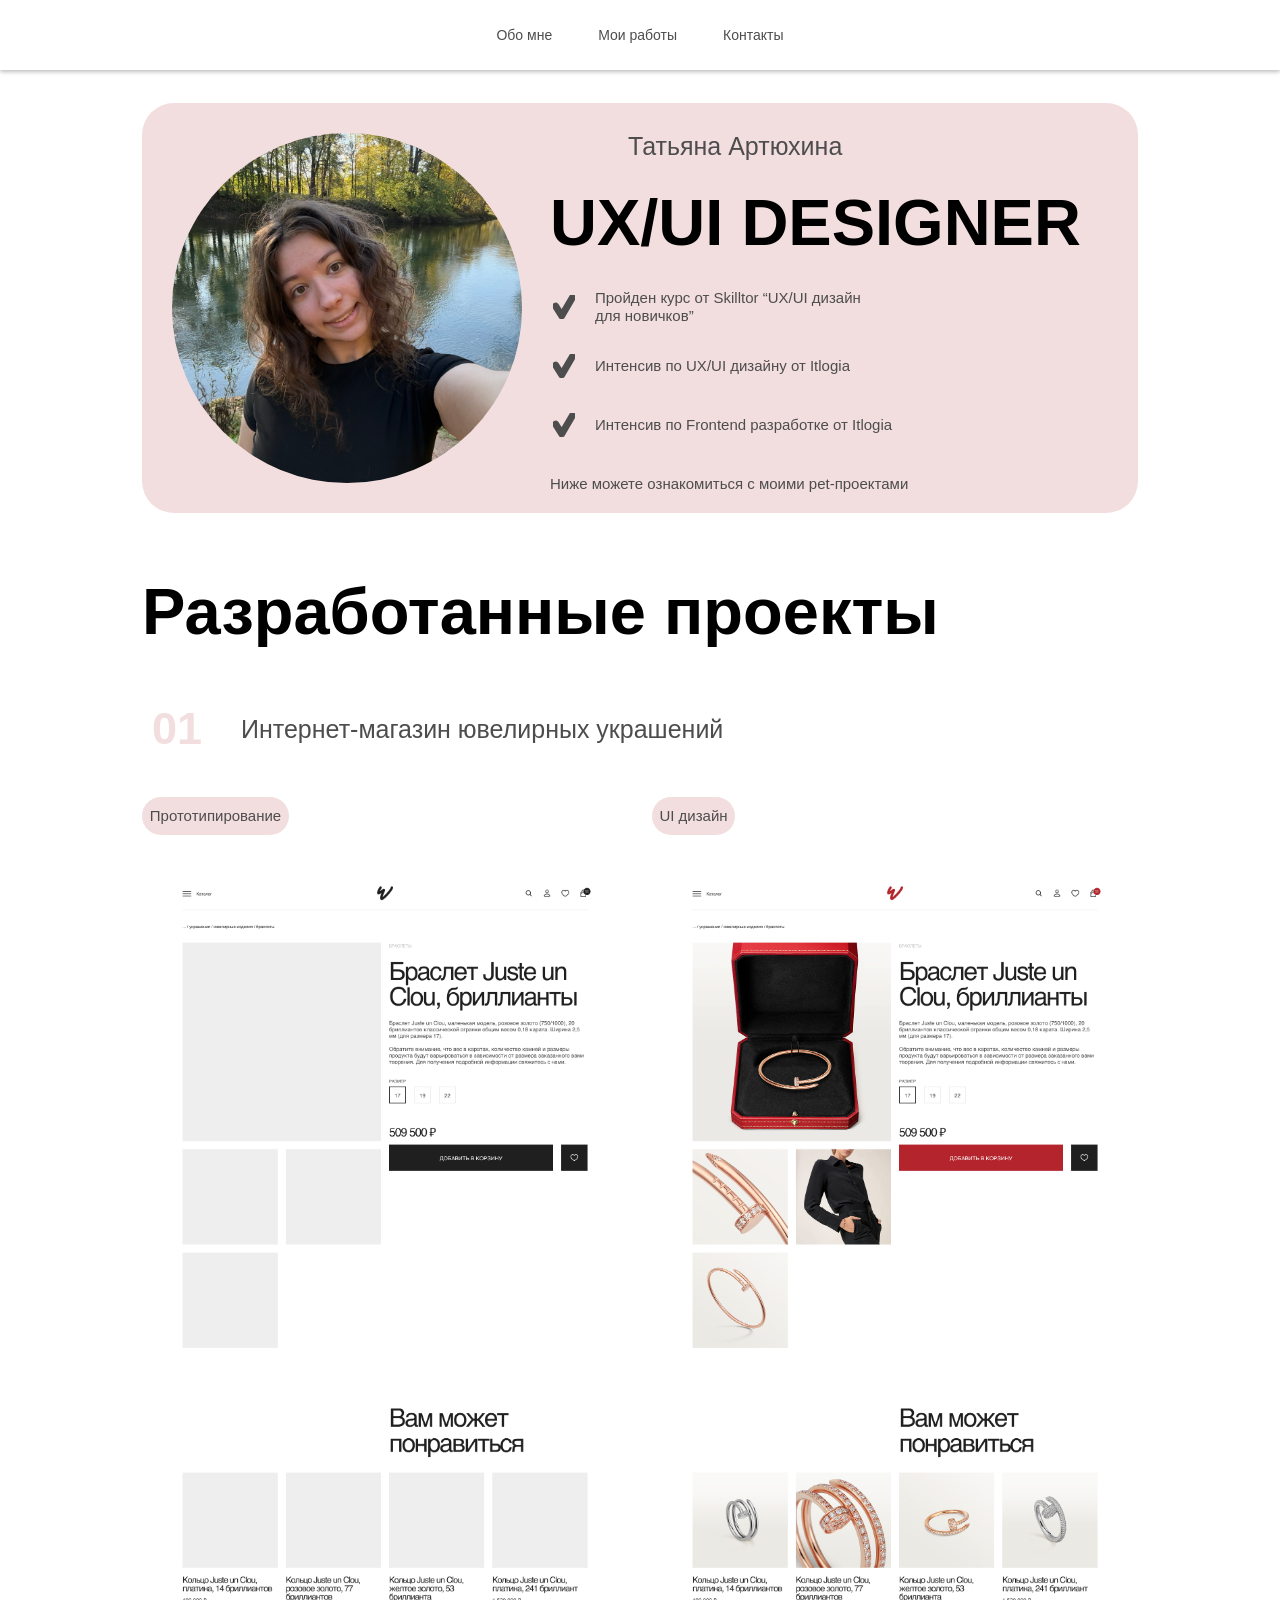
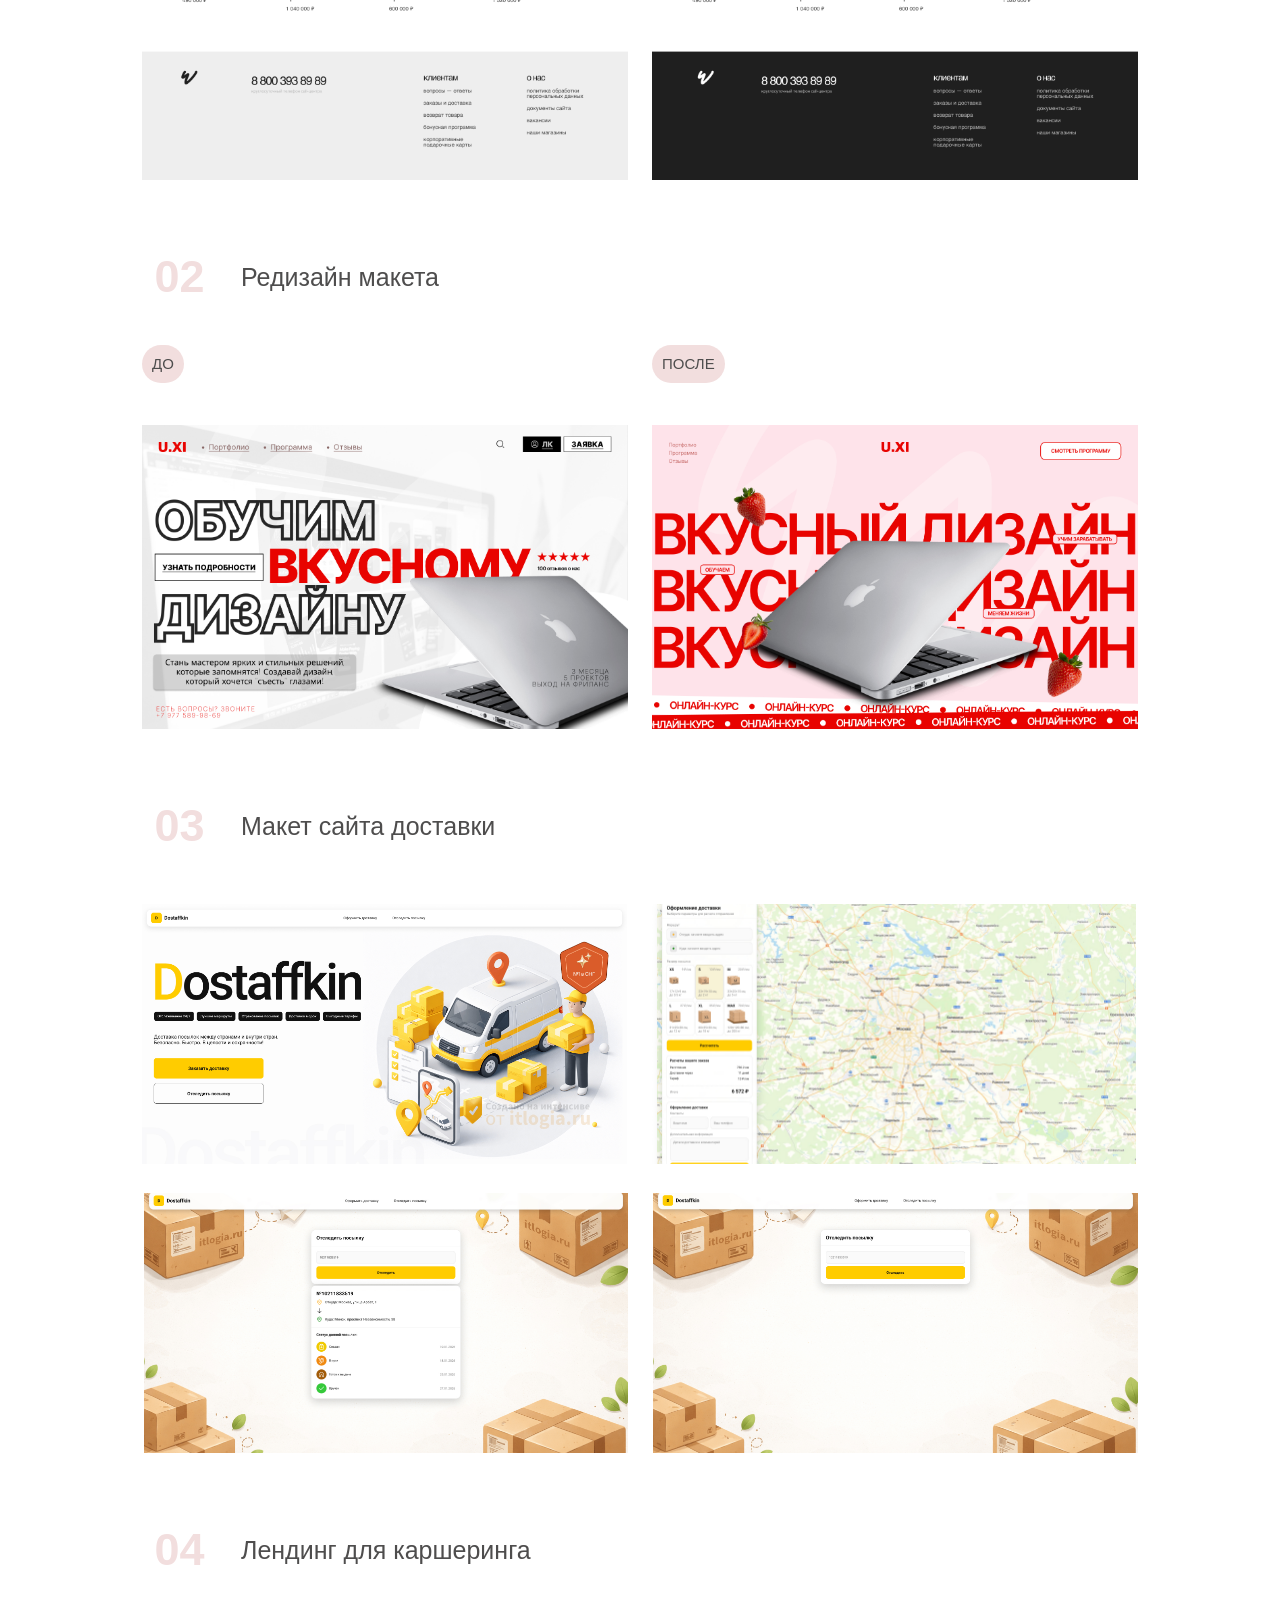
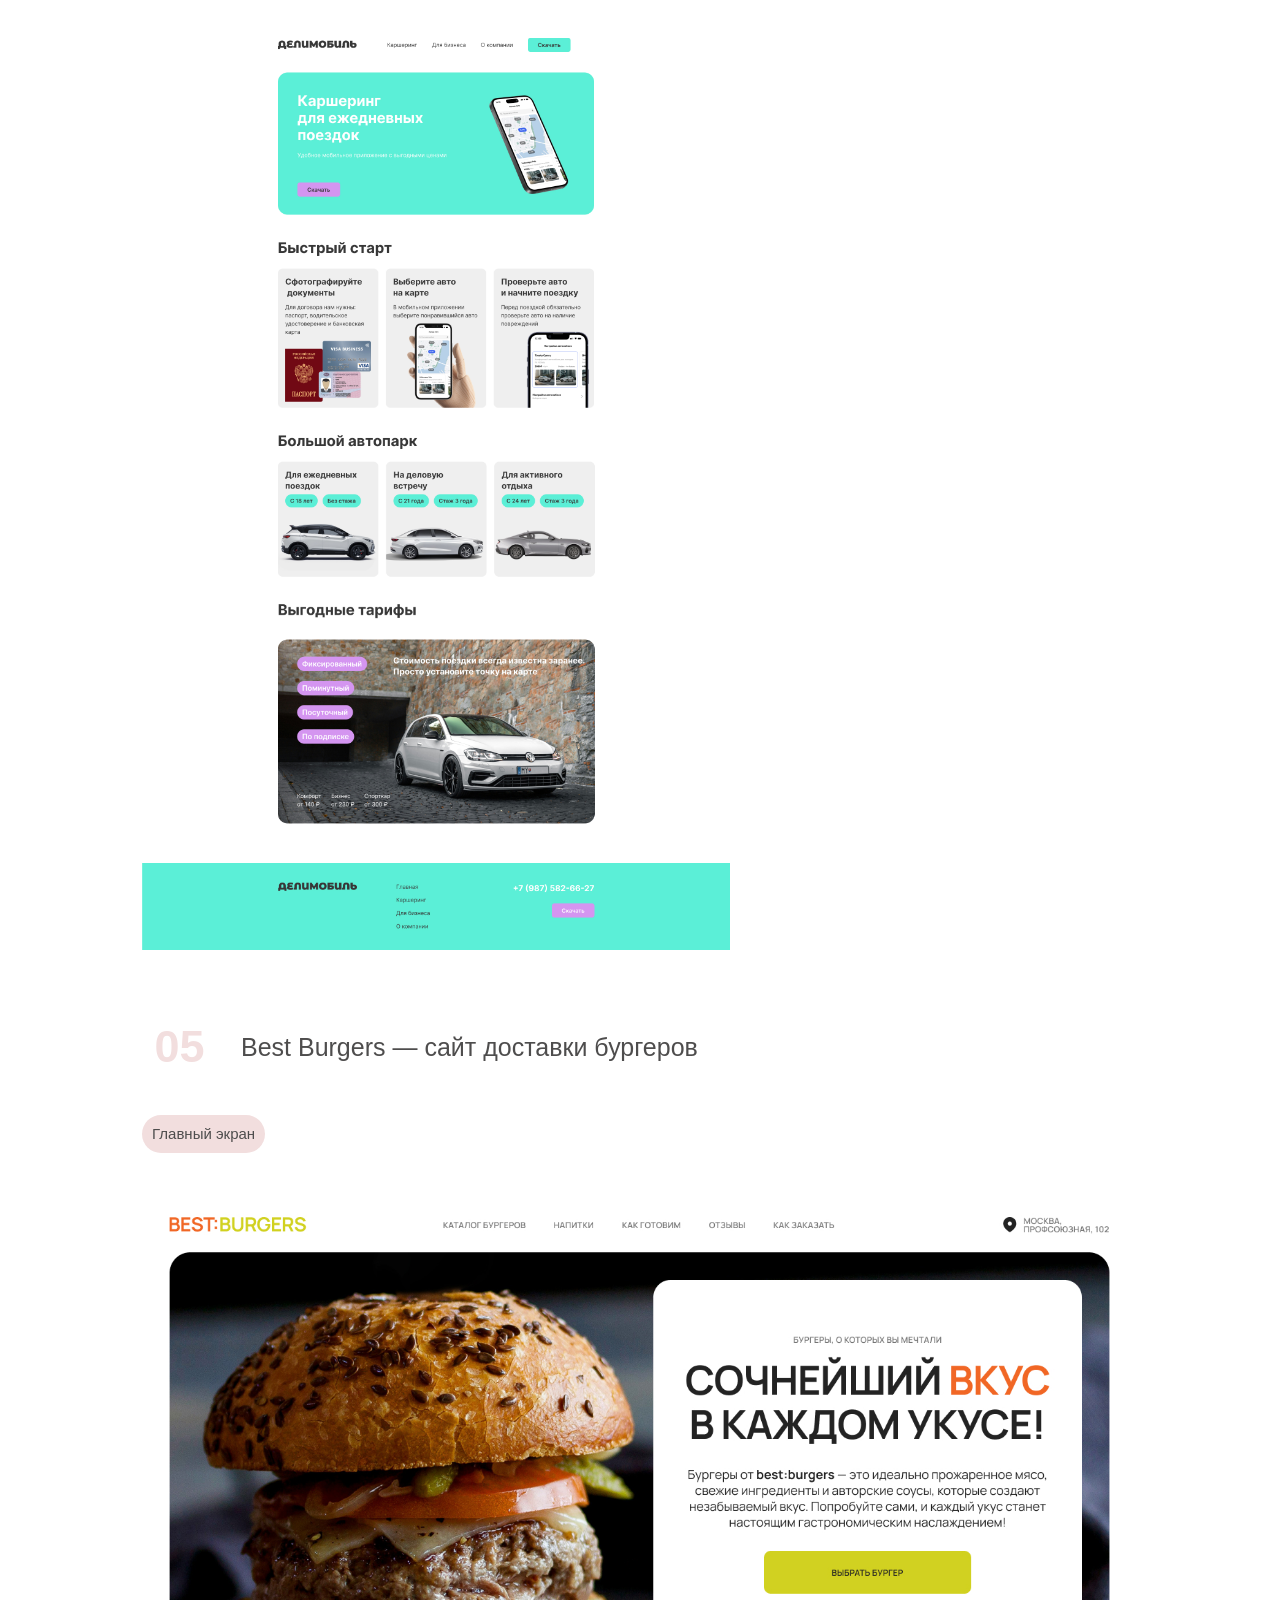
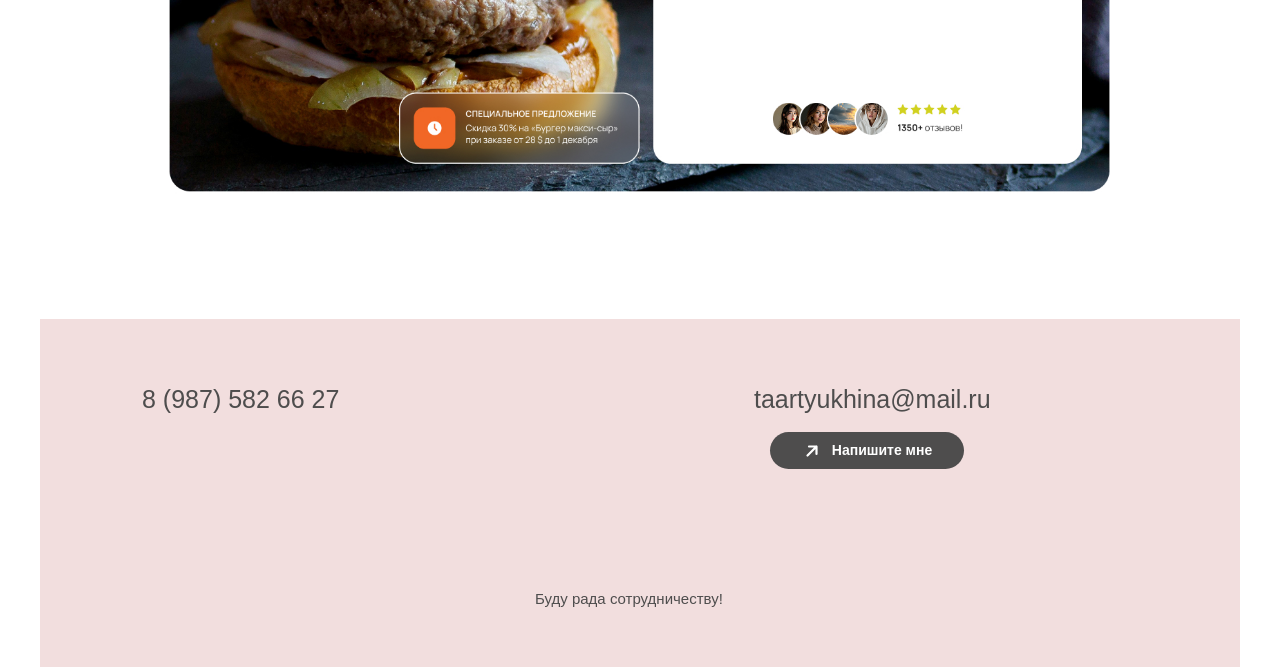
<file: index.html>
<!DOCTYPE html>
<html lang="ru">
<head>
  <meta charset="utf-8">
  <meta name="viewport" content="width=device-width, initial-scale=1.0">
  <meta name="format-detection" content="telephone=no">
  <title>портфолио UX/UI</title>
  <meta property="og:title" content="портфолио UX/UI">
  <meta property="og:type" content="website">

  <!-- Основные стили (экран 1200px и шире) -->
  <link rel="stylesheet" href="./styles/index.css">
  <!-- Мобильная версия (до 1199px, рассчитана на 360px) -->
  <link rel="stylesheet" href="./styles/index_adaptive.css" media="screen and (max-width: 500px)">
</head>
<body>
  <header class="header">
  <nav class="header__nav">
    <a class="header__link" href="#top">Обо мне</a>
    <a class="header__link" href="#projects">Мои работы</a>
    <a class="header__link" href="#contacts">Контакты</a>
  </nav>
</header>
  <div class="page">
    <div class="canvas">

      <!-- ===== Главный экран ===== -->
       <body id="top"></body>
      <header class="hero">
        <div class="hero__photo ph" id="img-hero" role="img" aria-label=""></div>
        <p class="hero__name">Татьяна Артюхина</p>
        <h1 class="hero__title">UX/UI DESIGNER</h1>
        <p class="hero__subtitle">Ниже можете ознакомиться с моими pet-проектами</p>
        <ul class="hero__list">
          <li class="hero__item">
            <span class="hero__icon"><svg xmlns="http://www.w3.org/2000/svg" viewBox="0 0 22 24" fill="none" role="img" aria-label=""><path d="M2.6555441379310345 11.22356551724138L8.767227586206896 20.862524137931032L19.345206896551723 2.655612413793103" stroke="#4E4D4D" stroke-width="7" stroke-linecap="round" stroke-linejoin="round"></path></svg></span>
            <span class="hero__text">Пройден курс от Skilltor “UX/UI дизайн <br class="hero__br">для новичков”</span>
          </li>
          <li class="hero__item">
            <span class="hero__icon"><svg xmlns="http://www.w3.org/2000/svg" viewBox="0 0 22 24" fill="none" role="img" aria-label=""><path d="M2.6555441379310345 11.22356551724138L8.767227586206896 20.862524137931032L19.345206896551723 2.655612413793103" stroke="#4E4D4D" stroke-width="7" stroke-linecap="round" stroke-linejoin="round"></path></svg></span>
            <span class="hero__text">Интенсив по UX/UI дизайну от Itlogia</span>
          </li>
          <li class="hero__item">
            <span class="hero__icon"><svg xmlns="http://www.w3.org/2000/svg" viewBox="0 0 22 24" fill="none" role="img" aria-label=""><path d="M2.6555441379310345 11.22356551724138L8.767227586206896 20.862524137931032L19.345206896551723 2.655612413793103" stroke="#4E4D4D" stroke-width="7" stroke-linecap="round" stroke-linejoin="round"></path></svg></span>
            <span class="hero__text">Интенсив по Frontend разработке от Itlogia</span>
          </li>
        </ul>
      </header>

      <!-- ===== Проекты ===== -->
        <main class="projects">
        <h2 class="projects__title" id="projects">Разработанные проекты</h2>

        <!-- 01 -->
        <section class="project project--1">
          <div class="project__head">
            <div class="project__num"><span>01</span></div>
            <h3 class="project__name">Интернет-магазин ювелирных украшений</h3>
          </div>
          <div class="chip chip--l"><span>Прототипирование</span></div>
          <div class="chip chip--r"><span>UI дизайн</span></div>
          <div class="img img--l ph" id="img-1-1" role="img" aria-label=""></div>
          <div class="img img--r ph" id="img-1-2" role="img" aria-label=""></div>
        </section>

        <!-- 02 -->
        <section class="project project--2">
          <div class="project__head">
            <div class="project__num"><span>02</span></div>
            <h3 class="project__name">Редизайн макета</h3>
          </div>
          <div class="chip chip--l"><span>ДО</span></div>
          <div class="chip chip--r"><span>ПОСЛЕ</span></div>
          <div class="img img--l ph" id="img-2-1" role="img" aria-label=""></div>
          <div class="img img--r ph" id="img-2-2" role="img" aria-label=""></div>
        </section>

        <!-- 03 -->
        <section class="project project--3">
          <div class="project__head">
            <div class="project__num"><span>03</span></div>
            <h3 class="project__name">Макет сайта доставки</h3>
          </div>
          <div class="img img--1 ph" id="img-3-1" role="img" aria-label=""></div>
          <div class="img img--2 ph" id="img-3-2" role="img" aria-label=""></div>
          <div class="img img--3 ph" id="img-3-3" role="img" aria-label=""></div>
          <div class="img img--4 ph" id="img-3-4" role="img" aria-label=""></div>
        </section>

        <!-- 04 -->
        <section class="project project--4">
          <div class="project__head">
            <div class="project__num"><span>04</span></div>
            <h3 class="project__name">Лендинг для каршеринга</h3>
          </div>
          <div class="img ph" id="img-4-1" role="img" aria-label=""></div>
        </section>

        <!-- 05 -->
        <section class="project project--5">
          <div class="project__head">
            <div class="project__num"><span>05</span></div>
            <h3 class="project__name">Best Burgers — сайт доставки бургеров </h3>
          </div>
          <div class="chip chip--l"><span>Главный экран</span></div>
          <div class="img ph" id="img-5-1" role="img" aria-label=""></div>
        </section>
      </main>

      <!-- ===== Контакты ===== -->
      <footer class="footer" id="contacts">
        <p class="footer__phone">8 (987) 582 66 27</p>
        <p class="footer__email">taartyukhina@mail.ru</p>
        <p class="footer__note">Буду рада сотрудничеству!</p>
        <a class="btn" href="mailto:taartyukhina@mail.ru" class="email-button">
          <span class="btn__content">
            <span class="btn__icon"></span>
            <span class="btn__text">Напишите мне</span>
          </span>
        </a>
      </footer>

    </div>
  </div>
</body>
</html>
</file>
<file: styles/index.css>
@font-face {
  font-family: 'TildaSans';
  font-style: normal;
  font-weight: 250 1000;
  src: url('https://static.tildacdn.com/fonts/tildasans/TildaSans-VF.woff2') format('woff2-variations'),
       url('https://static.tildacdn.com/fonts/tildasans/TildaSans-VF.woff') format('woff-variations');     
}
@font-face {
  font-family: 'TildaSans';
  font-style: normal;
  font-weight: 300;
  src: url('https://static.tildacdn.com/fonts/tildasans/TildaSans-Light.eot');
  src: url('https://static.tildacdn.com/fonts/tildasans/TildaSans-Light.eot?#iefix') format('embedded-opentype'),
       url('https://static.tildacdn.com/fonts/tildasans/TildaSans-VF.woff2') format('woff2-variations'),
       url('https://static.tildacdn.com/fonts/tildasans/TildaSans-VF.woff') format('woff-variations'),
       url('https://static.tildacdn.com/fonts/tildasans/TildaSans-Light.woff2') format('woff2'),
       url('https://static.tildacdn.com/fonts/tildasans/TildaSans-Light.woff') format('woff');
}
@font-face {
  font-family: 'TildaSans';
  font-style: normal;
  font-weight: 400;
  src: url('https://static.tildacdn.com/fonts/tildasans/TildaSans-Regular.eot');
  src: url('https://static.tildacdn.com/fonts/tildasans/TildaSans-Regular.eot?#iefix') format('embedded-opentype'),
       url('https://static.tildacdn.com/fonts/tildasans/TildaSans-VF.woff2') format('woff2-variations'),
       url('https://static.tildacdn.com/fonts/tildasans/TildaSans-VF.woff') format('woff-variations'),  
       url('https://static.tildacdn.com/fonts/tildasans/TildaSans-Regular.woff2') format('woff2'),
       url('https://static.tildacdn.com/fonts/tildasans/TildaSans-Regular.woff') format('woff');
}
@font-face {
  font-family: 'TildaSans';
  font-style: normal;
  font-weight: 500;
  src: url('https://static.tildacdn.com/fonts/tildasans/TildaSans-Medium.eot');
  src: url('https://static.tildacdn.com/fonts/tildasans/TildaSans-Medium.eot?#iefix') format('embedded-opentype'),
       url('https://static.tildacdn.com/fonts/tildasans/TildaSans-VF.woff2') format('woff2-variations'),
       url('https://static.tildacdn.com/fonts/tildasans/TildaSans-VF.woff') format('woff-variations'),  
       url('https://static.tildacdn.com/fonts/tildasans/TildaSans-Medium.woff2') format('woff2'),
       url('https://static.tildacdn.com/fonts/tildasans/TildaSans-Medium.woff') format('woff');
}
@font-face {
  font-family: 'TildaSans';
  font-style: normal;
  font-weight: 600;
  src: url('https://static.tildacdn.com/fonts/tildasans/TildaSans-Semibold.eot');
  src: url('https://static.tildacdn.com/fonts/tildasans/TildaSans-Semibold.eot?#iefix') format('embedded-opentype'),
       url('https://static.tildacdn.com/fonts/tildasans/TildaSans-VF.woff2') format('woff2-variations'),
       url('https://static.tildacdn.com/fonts/tildasans/TildaSans-VF.woff') format('woff-variations'),  
       url('https://static.tildacdn.com/fonts/tildasans/TildaSans-Semibold.woff2') format('woff2'),
       url('https://static.tildacdn.com/fonts/tildasans/TildaSans-Semibold.woff') format('woff');
}
@font-face {
  font-family: 'TildaSans';
  font-style: normal;
  font-weight: 700;
  src: url('https://static.tildacdn.com/fonts/tildasans/TildaSans-Bold.eot');
  src: url('https://static.tildacdn.com/fonts/tildasans/TildaSans-Bold.eot?#iefix') format('embedded-opentype'),
       url('https://static.tildacdn.com/fonts/tildasans/TildaSans-VF.woff2') format('woff2-variations'),
       url('https://static.tildacdn.com/fonts/tildasans/TildaSans-VF.woff') format('woff-variations'),  
       url('https://static.tildacdn.com/fonts/tildasans/TildaSans-Bold.woff2') format('woff2'),
       url('https://static.tildacdn.com/fonts/tildasans/TildaSans-Bold.woff') format('woff');
}
@font-face {
  font-family: 'TildaSans';
  font-style: normal;
  font-weight: 800;
  src: url('https://static.tildacdn.com/fonts/tildasans/TildaSans-Extrabold.eot');
  src: url('https://static.tildacdn.com/fonts/tildasans/TildaSans-Extrabold.eot?#iefix') format('embedded-opentype'),
       url('https://static.tildacdn.com/fonts/tildasans/TildaSans-VF.woff2') format('woff2-variations'),
       url('https://static.tildacdn.com/fonts/tildasans/TildaSans-VF.woff') format('woff-variations'),  
       url('https://static.tildacdn.com/fonts/tildasans/TildaSans-Extrabold.woff2') format('woff2'),
       url('https://static.tildacdn.com/fonts/tildasans/TildaSans-Extrabold.woff') format('woff');
}
@font-face {
  font-family: 'TildaSans';
  font-style: normal;
  font-weight: 900;
  src: url('https://static.tildacdn.com/fonts/tildasans/TildaSans-Black.eot');
  src: url('https://static.tildacdn.com/fonts/tildasans/TildaSans-Black.eot?#iefix') format('embedded-opentype'),
       url('https://static.tildacdn.com/fonts/tildasans/TildaSans-VF.woff2') format('woff2-variations'),
       url('https://static.tildacdn.com/fonts/tildasans/TildaSans-VF.woff') format('woff-variations'),  
       url('https://static.tildacdn.com/fonts/tildasans/TildaSans-Black.woff2') format('woff2'),
       url('https://static.tildacdn.com/fonts/tildasans/TildaSans-Black.woff') format('woff');
}

/* =====================================================================
   БАЗА
   ===================================================================== */
:root { --t-text-font: 'TildaSans', Arial, sans-serif; }

*, *::before, *::after { box-sizing: border-box; }

html, body { margin: 0; padding: 0; }
body {
  background: #ffffff;
  font-family: var(--t-text-font);
  -webkit-font-smoothing: antialiased;
  -webkit-text-size-adjust: 100%;
}
h1, h2, h3, p, ul { margin: 0; padding: 0; font-weight: inherit; font-size: inherit; }
ul { list-style: none; }

/* =====================================================================
   КАРТИНКИ-ЗАГЛУШКИ
   Чтобы вставить изображение, раскомментируйте нужную строку ниже
   и замените ССЫЛКА на адрес картинки.
   ===================================================================== */
.ph {
  background-color: #d9d9d9;
  background-position: center center;
  background-size: cover;
  background-repeat: no-repeat;
}
#img-hero { background-image: url("../images/фото3.jpg"); }  /*фото в круге на главном экране (350×350)*/
#img-1-1  { background-image: url("../images/E-commerce_prototype.jpg"); }  /*01, слева (486×903)*/ 
#img-1-2  { background-image: url("../images/E-commerce.jpg"); }  /*01, справа  (486×903) */
#img-2-1  { background-image: url("../images/макет_до.jpg"); }  /*02 ДО       (486×304)*/ 
#img-2-2  { background-image: url("../images/редизайн.jpg"); }  /*02 ПОСЛЕ    (486×304)*/ 
#img-3-1  { background-image: url("../images/1.jpg"); }  /*03, верх слева   (485×260)*/ 
#img-3-2  { background-image: url("../images/2.jpg"); }  /*03, верх справа  (484×260)*/ 
#img-3-3  { background-image: url("../images/3.jpg"); }  /*03, низ справа   (485×260) */
#img-3-4  { background-image: url("../images/4.jpg"); }  /*03, низ слева    (484×260) */
#img-4-1  { background-image: url("../images/landing_делимобиль.jpg"); } /* 04              (588×922) */
#img-5-1  { background-image: url("../images/макет.jpg"); }  /*05              (995×622) */

/* =====================================================================
   ХОЛСТ 1200px
   ===================================================================== */
.page {
  position: relative;
  width: 100%;
  height: 5467px;
  overflow: hidden;
  background-color: #ffffff;
}
.canvas {
  position: absolute;
  top: 0;
  left: calc(50% - 600px);
  width: 1200px;
  height: 5467px;
  background-color: #ffffff;
}

/* =====================================================================
   ГЛАВНЫЙ ЭКРАН
   ===================================================================== */
.hero {
  position: absolute;
  top: 103px;
  left: 102px;
  width: 996px;
  height: 410px;
  border-radius: 32px;
  background-color: #f2dede;
}
.hero__photo {
  position: absolute;
  top: 30px;
  left: 30px;
  width: 350px;
  height: 350px;
  border-radius: 3000px;
}
.hero__title {
  position: absolute;
  top: 81px;
  left: 408px;
  font-size: 65px;
  line-height: 78px;
  font-weight: 600;
  color: #000000;
  white-space: nowrap;
}
.hero__name {
  position: absolute;
  top: 28px;
  left: 486px;
  font-size: 25px;
  line-height: 30px;
  font-weight: 500;
  color: #4e4d4d;
  white-space: nowrap;
}
.hero__subtitle {
  position: absolute;
  top: 372px;
  left: 408px;
  font-size: 15px;
  line-height: 18px;
  font-weight: 400;
  color: #4e4d4d;
  white-space: nowrap;
}
.hero__list {
  position: absolute;
  top: 182px;
  left: 401px;
  width: 108px;
  height: 160px;
  display: flex;
  flex-direction: column;
  align-items: flex-start;
  row-gap: 15px;
}
.hero__item {
  display: flex;
  flex-direction: row;
  align-items: center;
  column-gap: 10px;
  width: 100%;
  flex-shrink: 0;
}
.hero__icon {
  display: flex;
  align-items: center;
  justify-content: center;
  padding: 10px;
  flex-shrink: 0;
}
.hero__icon svg { display: block; width: 22px; height: auto; }
.hero__text {
  display: block;
  width: 638px;
  flex-shrink: 0;
  font-size: 15px;
  line-height: 18px;
  font-weight: 400;
  color: #4e4d4d;
}

/* =====================================================================
   ПРОЕКТЫ
   ===================================================================== */
.projects__title {
  position: absolute;
  top: 573px;
  left: 102px;
  font-size: 65px;
  line-height: 78px;
  font-weight: 600;
  color: #000000;
  white-space: nowrap;
}

.project {
  position: absolute;
  left: 102px;
  width: 996px;
}
.project--1 { top: 692px;  height: 1088px; }
.project--2 { top: 1840px; height: 489px; }
.project--3 { top: 2389px; height: 664px; }
.project--4 { top: 3113px; width: 588px; height: 1037px; }
.project--5 { top: 4210px; width: 995px; height: 809px; }

/* номер + название */
.project__head {
  position: absolute;
  top: 0;
  left: 0;
  height: 74px;
  display: flex;
  flex-direction: row;
  align-items: center;
  justify-content: flex-start;
  column-gap: 24px;
}
.project__num {
  width: 75px;
  display: flex;
  flex-direction: column;
  align-items: center;
  justify-content: center;
  padding: 10px;
  flex-shrink: 0;
}
.project__num span {
  display: block;
  flex-shrink: 0;
  font-size: 45px;
  line-height: 54px;
  font-weight: 700;
  color: #f2dede;
  white-space: nowrap;
}
.project--1 .project__num span { width: 100%; }
.project__name {
  flex-shrink: 0;
  font-size: 25px;
  line-height: 30px;
  font-weight: 500;
  color: #4e4d4d;
  white-space: nowrap;
}

/* плашки-подписи */
.chip {
  position: absolute;
  top: 105px;
  width: max-content;
  height: 38px;
  padding: 10px;
  display: flex;
  flex-direction: row;
  align-items: center;
  justify-content: center;
  column-gap: 10px;
  border-radius: 100px;
  background-color: #f2dede;
}
.chip span {
  display: block;
  font-size: 15px;
  line-height: 18px;
  font-weight: 400;
  color: #4e4d4d;
  white-space: nowrap;
}
.chip--l { left: 0; }
.chip--r { left: 510px; }
.project--1 .chip--l { width: 147px; }
.project--1 .chip--r { width: 83px; }


/* изображения */
.img { position: absolute; border-radius: 0; }

/* 01 */
.project--1 .img--l { top: 185px; left: 0;     width: 486px; height: 903px; }
.project--1 .img--r { top: 185px; left: 510px; width: 486px; height: 903px; }
/* 02 */
.project--2 .img--l { top: 185px; left: 0;     width: 486px; height: 304px; }
.project--2 .img--r { top: 185px; left: 510px; width: 486px; height: 304px; }
/* 03 */
.project--3 .img--1 { top: 115px; left: 0;     width: 485px; height: 260px; }
.project--3 .img--2 { top: 115px; left: 510px; width: 484px; height: 260px; }
.project--3 .img--3 { top: 404px; left: 511px; width: 485px; height: 260px; }
.project--3 .img--4 { top: 404px; left: 2px;   width: 484px; height: 260px; }
/* 04 */
.project--4 .img { top: 115px; left: 0; width: 588px; height: 922px; }
/* 05 */
.project--5 .img { top: 187px; left: 0; width: 995px; height: 622px; }

/* =====================================================================
   КОНТАКТЫ
   ===================================================================== */
.footer {
  position: absolute;
  top: 5119px;
  left: 0;
  width: 100%;
  height: 348px;
  background-color: #f2dede;
}
.footer__phone,
.footer__email {
  position: absolute;
  top: 65px;
  font-size: 25px;
  line-height: 30px;
  font-weight: 500;
  color: #4e4d4d;
  white-space: nowrap;
}
.footer__phone { left: 102px; }
.footer__email { left: 714px; }
.footer__note {
  position: absolute;
  top: 271px;
  left: 495px;
  font-size: 15px;
  line-height: 18px;
  font-weight: 400;
  color: #4e4d4d;
  white-space: nowrap;
}

/* кнопка «Напишите мне» */
.btn {
  position: absolute;
  top: 113px;
  left: 730px;
  width: 194px;
  height: 37px;
  display: flex;
  align-items: center;
  justify-content: center;
  overflow: hidden;
  border-radius: 30px;
  background-color: #4e4d4d;
  color: #ffffff;
  font-size: 14px;
  line-height: 1.55;
  font-weight: 600;
  text-align: center;
  text-decoration: none;
}
.btn__content {
  display: flex;
  flex-direction: row;
  align-items: center;
  justify-content: center;
  column-gap: 10px;
  min-width: 0;
}
.btn__icon {
  order: -1;
  position: relative;
  flex: 0 0 auto;
  width: 20px;
  height: 20px;
  color: #ffffff;
}
.btn__icon::before {
  content: '';
  position: absolute;
  inset: 0;
  background-color: currentColor;
  -webkit-mask: url("data:image/svg+xml,%3Csvg xmlns='http://www.w3.org/2000/svg' viewBox='0 0 20 20' fill='none'%3E%3Cpath d='M5.5 14.5L14.5 5.5M7 5.5H14.5V13' stroke='black' stroke-width='2.2' stroke-linecap='round' stroke-linejoin='round'/%3E%3C/svg%3E") center / contain no-repeat;
          mask: url("data:image/svg+xml,%3Csvg xmlns='http://www.w3.org/2000/svg' viewBox='0 0 20 20' fill='none'%3E%3Cpath d='M5.5 14.5L14.5 5.5M7 5.5H14.5V13' stroke='black' stroke-width='2.2' stroke-linecap='round' stroke-linejoin='round'/%3E%3C/svg%3E") center / contain no-repeat;
}
.btn__text {
  flex: 1 1 0;
  color: #ffffff;
  white-space: nowrap;
}

/* ===== Плавная прокрутка ===== */
html { scroll-behavior: smooth; }

/* ===== Хедер ===== */
.header {
  position: fixed;
  top: 0;
  left: 0;
  width: 100%;
  height: 70px;
  z-index: 100;
  display: flex;
  align-items: center;
  justify-content: center;
  background-color: #ffffff;
  box-shadow: 0 2px 4px rgba(0, 0, 0, 0.25);
}
.header__nav {
  display: flex;
  align-items: center;
  column-gap: 46px;
}
.header__link {
  font-size: 14px;
  line-height: 17px;
  font-weight: 400;
  color: #4e4d4d;
  text-decoration: none;
  transition: color 0.2s ease-in-out;
}
.header__link:hover { color: #000000; }

/* чтобы заголовок раздела не прятался под хедером */
#projects,
#contacts { scroll-margin-top: 100px; }
</file>
<file: styles/index_adaptive.css>
/* =====================================================================
   МОБИЛЬНАЯ ВЕРСИЯ (экран 360px)
   Подключается в index.html только для экранов до 1199px.
   Цвета, шрифты, начертания, скругления и пропорции картинок —
   те же, что в десктопной версии. Меняется только раскладка:
   всё выстраивается в одну колонку.
   ===================================================================== */

/* ---------- холст ---------- */
.page {
  height: auto;
  overflow: hidden;
}
.canvas {
  position: static;
  width: auto;
  max-width: 640px;
  height: auto;
  margin: 0 auto;
  padding: 30px 20px 0;
}

/* ---------- главный экран ---------- */
.hero {
  position: relative;
  top: auto;
  left: auto;
  width: auto;
  height: auto;
  display: flex;
  flex-direction: column;
  align-items: stretch;
  padding: 20px 20px 28px;
  border-radius: 32px;
}
.hero__photo {
  position: relative;
  top: auto;
  left: auto;
  order: 0;
  align-self: center;
  width: 240px;
  height: 240px;
  max-width: 100%;
}
.hero__name {
  position: static;
  order: 1;
  margin-top: 24px;
  font-size: 18px;
  line-height: 22px;
  white-space: normal;
}
.hero__title {
  position: static;
  order: 2;
  margin-top: 6px;
  font-size: 28px;
  line-height: 34px;
  white-space: normal;
}
.hero__list {
  position: static;
  order: 3;
  width: 100%;
  height: auto;
  margin-top: 18px;
  row-gap: 0;
}
.hero__item {
  align-items: flex-start;
}
.hero__icon {
  padding: 10px 10px 10px 0;
}
.hero__text {
  width: auto;
  flex: 1 1 0;
  min-width: 0;
  padding-top: 13px;
}
.hero__br { display: none; }
.hero__subtitle {
  position: static;
  order: 4;
  margin-top: 18px;
  white-space: normal;
}

/* ---------- заголовок раздела ---------- */
.projects { display: block; }
.projects__title {
  position: static;
  margin-top: 40px;
  font-size: 30px;
  line-height: 36px;
  white-space: normal;
}

/* ---------- проекты ---------- */
.project,
.project--1, .project--2, .project--3, .project--4, .project--5 {
  position: relative;
  top: auto;
  left: auto;
  width: auto;
  height: auto;
  display: flex;
  flex-direction: column;
  align-items: stretch;
  margin-top: 40px;
}
.projects__title + .project { margin-top: 24px; }

.project__head {
  position: static;
  order: 0;
  height: auto;
  column-gap: 12px;
  align-items: center;
}
.project__num {
  width: auto;
  padding: 0;
}
.project__num span,
.project--1 .project__num span {
  width: auto;
  font-size: 36px;
  line-height: 44px;
}
.project__name {
  flex-shrink: 1;
  min-width: 0;
  font-size: 20px;
  line-height: 24px;
  white-space: normal;
}

/* плашки */
.chip,
.project--1 .chip--l, .project--1 .chip--r {
  position: static;
  width: max-content;
  align-self: flex-start;
  margin-top: 20px;
}
.chip--l { order: 1; }
.chip--r { order: 3; }

/* изображения: во всю ширину колонки, пропорции как на десктопе */
.img,
.project--1 .img--l, .project--1 .img--r,
.project--2 .img--l, .project--2 .img--r,
.project--3 .img--1, .project--3 .img--2, .project--3 .img--3, .project--3 .img--4,
.project--4 .img,
.project--5 .img {
  position: relative;
  top: auto;
  left: auto;
  order: 2;
  width: 100%;
  height: auto;
  margin-top: 12px;
}
.project--1 .img--l { aspect-ratio: 486 / 903; }
.project--1 .img--r { aspect-ratio: 486 / 903; order: 4; }
.project--2 .img--l { aspect-ratio: 486 / 304; }
.project--2 .img--r { aspect-ratio: 486 / 304; order: 4; }
.project--3 .img--1 { aspect-ratio: 485 / 260; }
.project--3 .img--2 { aspect-ratio: 484 / 260; }
.project--3 .img--3 { aspect-ratio: 485 / 260; }
.project--3 .img--4 { aspect-ratio: 484 / 260; }
.project--3 .img--1 { margin-top: 20px; }
.project--4 .img { aspect-ratio: 588 / 922; margin-top: 20px; }
.project--5 .img { aspect-ratio: 995 / 622; }

/* ---------- контакты ---------- */
.footer {
  position: relative;
  top: auto;
  left: auto;
  width: auto;
  height: auto;
  margin: 60px -20px 0;
  padding: 40px 20px 44px;
  display: flex;
  flex-direction: column;
  align-items: center;
  text-align: center;
}
.footer__phone,
.footer__email,
.footer__note,
.btn {
  position: static;
}
.footer__phone,
.footer__email {
  font-size: 20px;
  line-height: 24px;
  white-space: normal;
}
.footer__phone { order: 1; }
.footer__email { order: 2; margin-top: 12px; }
.btn           { order: 3; margin-top: 24px; flex-shrink: 0; }
.footer__note  { order: 4; margin-top: 40px; white-space: normal; }

.header { height: 56px; }
.header__nav { column-gap: 24px; }
.header__link { font-size: 13px; }

/* отступ, чтобы хедер не перекрывал карточку наверху */
.canvas { padding-top: 86px; }
#projects, #contacts { scroll-margin-top: 76px; }
</file>
